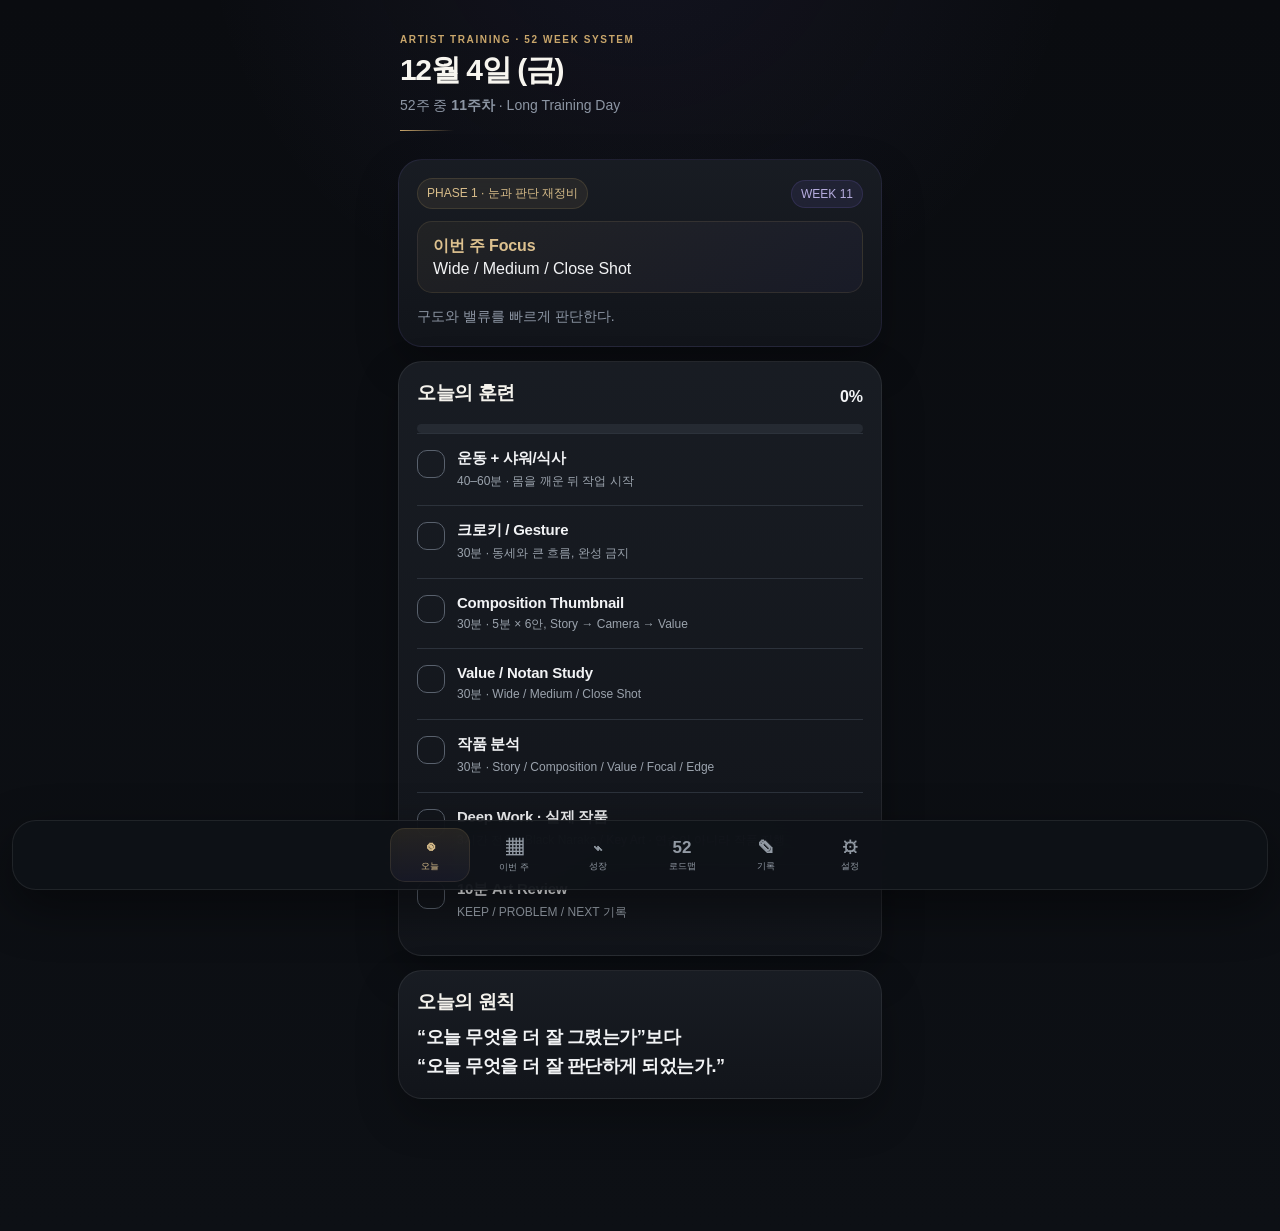
<file: index.html>
<!doctype html>
<html lang="ko">
<head>
<meta charset="utf-8" />
<meta name="viewport" content="width=device-width,initial-scale=1,viewport-fit=cover,user-scalable=no" />
<meta name="theme-color" content="#0d0f12" />
<meta name="apple-mobile-web-app-capable" content="yes" />
<meta name="apple-mobile-web-app-status-bar-style" content="black-translucent" />
<meta name="apple-mobile-web-app-title" content="아티스트 훈련" />
<link rel="apple-touch-icon" sizes="180x180" href="./apple-touch-icon.png?v=20260909-tight-final" />
<link rel="manifest" href="./manifest.webmanifest?v=20260908-final" />
<title>Artist Training · 52주 프로 아티스트 훈련</title>
<style>
:root{--bg:#0d0f12;--card:#171a1f;--card2:#20242b;--text:#f2f3f5;--muted:#9ba3ad;--accent:#d4a64a;--accent2:#7eb0ff;--ok:#70c58f;--danger:#e38181;--line:#2c323b}
*{box-sizing:border-box}body{margin:0;background:var(--bg);color:var(--text);font-family:-apple-system,BlinkMacSystemFont,"Apple SD Gothic Neo","Noto Sans KR",sans-serif;-webkit-tap-highlight-color:transparent}button,input,select{font:inherit}.app{max-width:760px;margin:0 auto;padding:calc(18px + env(safe-area-inset-top)) 16px calc(96px + env(safe-area-inset-bottom))}
.hero{padding:10px 2px 16px}.eyebrow{font-size:12px;color:var(--accent);font-weight:700;letter-spacing:.08em}.hero h1{font-size:28px;line-height:1.16;margin:7px 0 8px}.muted{color:var(--muted);font-size:14px;line-height:1.6}.row{display:flex;gap:10px;align-items:center}.between{justify-content:space-between}.card{background:var(--card);border:1px solid var(--line);border-radius:18px;padding:16px;margin:12px 0;box-shadow:0 8px 28px rgba(0,0,0,.15)}.card h2{font-size:18px;margin:0 0 8px}.card h3{font-size:15px;margin:0}.pill{display:inline-flex;align-items:center;padding:6px 9px;border-radius:999px;background:var(--card2);font-size:12px;color:#d9dee5}.pill.accent{background:rgba(212,166,74,.16);color:#f0cb79}.pill.blue{background:rgba(126,176,255,.15);color:#a9cbff}.progress{height:9px;background:#2a2f36;border-radius:99px;overflow:hidden;margin-top:10px}.progress>i{display:block;height:100%;background:linear-gradient(90deg,var(--accent),#f0cc83);width:0;border-radius:99px}.stats{display:grid;grid-template-columns:repeat(3,1fr);gap:8px;margin-top:12px}.stat{background:var(--card2);border-radius:14px;padding:12px}.stat b{display:block;font-size:18px}.stat span{font-size:11px;color:var(--muted)}
.task{display:flex;gap:12px;align-items:flex-start;padding:13px 0;border-top:1px solid var(--line)}.task:first-of-type{border-top:0}.check{width:26px;height:26px;border-radius:8px;border:1.5px solid #59616d;background:transparent;display:grid;place-items:center;color:#0d0f12;flex:0 0 auto;margin-top:1px}.task.done .check{background:var(--ok);border-color:var(--ok)}.task.done .check:after{content:"✓";font-weight:900}.task.done .task-title{text-decoration:line-through;color:#79818b}.task-title{font-weight:700;font-size:15px}.task-meta{font-size:12px;color:var(--muted);margin-top:4px;line-height:1.5}.section-note{font-size:12px;color:var(--muted);margin-top:6px}.focus{border-left:3px solid var(--accent);padding-left:12px;margin:12px 0}.focus b{display:block;margin-bottom:3px}.tabs{display:flex;position:fixed;bottom:0;left:0;right:0;z-index:10;background:rgba(13,15,18,.94);backdrop-filter:blur(18px);border-top:1px solid var(--line);padding:8px max(8px,env(safe-area-inset-right)) calc(8px + env(safe-area-inset-bottom)) max(8px,env(safe-area-inset-left));justify-content:center}.tabbar{width:min(760px,100%);display:grid;grid-template-columns:repeat(5,1fr);gap:4px}.tab{border:0;background:transparent;color:#929aa4;border-radius:12px;padding:8px 3px;font-size:10px}.tab b{display:block;font-size:17px;margin-bottom:2px}.tab.active{color:var(--accent);background:rgba(212,166,74,.08)}.view{display:none}.view.active{display:block}.week-grid{display:grid;grid-template-columns:repeat(4,1fr);gap:8px}.week-btn{border:1px solid var(--line);background:var(--card2);color:var(--text);padding:12px 5px;border-radius:12px;font-size:12px}.week-btn.current{border-color:var(--accent);color:#f0cb79}.week-btn.done{box-shadow:inset 0 -3px 0 var(--ok)}.phase{margin:14px 0 6px;padding:13px;border-radius:14px;background:var(--card2)}.phase b{font-size:14px}.phase p{margin:5px 0 0;font-size:12px;color:var(--muted);line-height:1.5}.dayline{padding:12px 0;border-top:1px solid var(--line)}.dayline:first-child{border-top:0}.dayline strong{font-size:14px}.dayline small{display:block;color:var(--muted);margin-top:3px}.review textarea{width:100%;min-height:82px;background:#101216;color:var(--text);border:1px solid var(--line);border-radius:12px;padding:11px;resize:vertical;margin:5px 0 10px}.settings label{display:block;font-size:13px;color:var(--muted);margin:13px 0 6px}.settings input,.settings select{width:100%;background:#111419;color:var(--text);border:1px solid var(--line);border-radius:12px;padding:12px}.btn{border:0;border-radius:12px;padding:11px 13px;background:var(--accent);color:#16130d;font-weight:800}.btn.ghost{background:var(--card2);color:var(--text);border:1px solid var(--line)}.quote{font-size:17px;line-height:1.55;font-weight:700}.tiny{font-size:11px;color:var(--muted)}
@media(max-width:390px){.hero h1{font-size:25px}.stats{grid-template-columns:1fr 1fr 1fr}.stat{padding:10px 8px}.week-grid{grid-template-columns:repeat(4,1fr)}}
.settings{min-width:0;overflow:hidden}
.settings input,.settings select{display:block;width:100%;max-width:100%;min-width:0;box-sizing:border-box}
.settings input[type="date"]{display:block;width:100%;inline-size:100%;max-width:100%;max-inline-size:100%;min-width:0;min-inline-size:0;box-sizing:border-box;overflow:hidden;-webkit-appearance:none;appearance:none;font-size:16px;padding-right:12px}
.settings input[type="date"]::-webkit-date-and-time-value{min-width:0;text-align:left}
.settings input[type="date"]::-webkit-calendar-picker-indicator{margin-left:auto}
</style>
<link rel="stylesheet" href="./progress-addon.css?v=20260908-final" />
</head>
<body>
<div class="app">
<section id="today" class="view active"></section>
<section id="week" class="view"></section>
<section id="roadmap" class="view"></section>
<section id="review" class="view"></section>
<section id="settings" class="view"></section>
</div>
<nav class="tabs"><div class="tabbar">
<button class="tab active" data-view="today"><b>◉</b>오늘</button>
<button class="tab" data-view="week"><b>▦</b>이번 주</button>
<button class="tab" data-view="roadmap"><b>52</b>로드맵</button>
<button class="tab" data-view="review"><b>✎</b>기록</button>
<button class="tab" data-view="settings"><b>⚙</b>설정</button>
</div></nav>
<script>
const STORAGE='proArtist52_v2';
const defaults={startDate:'2026-09-23', longFridayOnOdd:true, checks:{}, notes:{}, targetName:'Black Naraka / Key Art'};
let data=Object.assign({},defaults,JSON.parse(localStorage.getItem(STORAGE)||'{}'));
function save(){localStorage.setItem(STORAGE,JSON.stringify(data))}
const START_RESET_KEY='art-training-start-reset-20260923';
if(localStorage.getItem(START_RESET_KEY)!=='done'){data.startDate='2026-09-23';save();localStorage.setItem(START_RESET_KEY,'done')}
const phases=[
 {from:1,to:13,title:'PHASE 1 · 눈과 판단 재정비',desc:'Composition · Value · Edge · Light. 잘 그리는 것보다 큰 덩어리와 시선 설계.',goal:'구도와 밸류를 빠르게 판단한다.'},
 {from:14,to:26,title:'PHASE 2 · 장면 설계',desc:'Story · Camera · Staging · Environment · Character interaction.',goal:'한 장 안에서 이야기와 카메라를 설계한다.'},
 {from:27,to:39,title:'PHASE 3 · 프로덕션 렌더',desc:'Lighting · Color · Material · Painterly Rendering · Detail hierarchy.',goal:'디자인을 유지하며 완성도를 올린다.'},
 {from:40,to:52,title:'PHASE 4 · Key Art / Portfolio 통합',desc:'썸네일 → 밸류 → 컬러 → 렌더 → 피드백 → 완성작. 포트폴리오 3–5장 목표.',goal:'세계적 수준을 겨냥한 완성작으로 통합한다.'}
];
const weeklyFocus=[
'3 Value Notan · 큰 명암 3단계','Focal Point · 대비 집중','실루엣 가독성','Hard / Soft Edge','Light 방향과 Form Shadow','Foreground / Midground / Background','Scale과 깊이','삼각형·S·대각 구도','Negative Space','카메라 높이 변화','Wide / Medium / Close Shot','Master Study 종합','PHASE 1 테스트 · 동일 주제 12 썸네일',
'Story Moment 선택','캐릭터 관계와 거리','Staging · 시선 방향','Low Angle / High Angle','Foreground Framing','환경으로 서사 전달','동작과 정지의 대비','빛으로 이야기 강조','인물+환경 비율','전경 오브젝트 연출','Atmospheric Perspective','시퀀스 3컷 설계','Boss Arena / Encounter · PHASE 2 테스트',
'Warm / Cool 구조','Local Color vs Light Color','Material 구분','Skin / Cloth / Metal','Fog / Smoke / Dust','Night Lighting','3-point Lighting 응용','디테일 위계','Brush Economy','Painterly Edge','Color Script 5안','Master Painting Study','PHASE 3 렌더 테스트',
'Key Art 01 썸네일','Key Art 01 밸류','Key Art 01 컬러·라이팅','Key Art 01 완성·리뷰','Key Art 02 썸네일','Key Art 02 밸류','Key Art 02 컬러·라이팅','Key Art 02 완성·리뷰','Key Art 03 썸네일','Key Art 03 밸류','Key Art 03 컬러·라이팅','Key Art 03 완성·리뷰','포트폴리오 선별·재수정'
];
const dayNames=['일','월','화','수','목','금','토'];
function parseDate(s){const [y,m,d]=s.split('-').map(Number);return new Date(y,m-1,d,12)}
function currentWeek(date=new Date()){const start=parseDate(data.startDate);const diff=Math.floor((new Date(date.getFullYear(),date.getMonth(),date.getDate(),12)-start)/86400000);return Math.max(1,Math.min(52,Math.floor(diff/7)+1))}
function phaseFor(w){return phases.find(p=>w>=p.from&&w<=p.to)||phases[3]}
function isLongFriday(w){return data.longFridayOnOdd ? w%2===1 : w%2===0}
function dayType(day,w){if(day===0)return 'rest';if(day===1||day===3)return 'long';if(day===2||day===4)return 'short';if(day===5)return isLongFriday(w)?'long':'short';if(day===6)return 'portfolio'}
function taskSet(type,w){const focus=weeklyFocus[w-1];const base={
 long:[['운동 + 샤워/식사','40–60분 · 몸을 깨운 뒤 작업 시작'],['크로키 / Gesture','30분 · 동세와 큰 흐름, 완성 금지'],['Composition Thumbnail','30분 · 5분 × 6안, Story → Camera → Value'],[w<=13?'Value / Notan Study':'주차 핵심 Skill Study','30분 · '+focus],['작품 분석','30분 · Story / Composition / Value / Focal / Edge'],['Deep Work · 실제 작품','3시간 전후 · '+data.targetName+' · 연습이 아니라 작품 진행'],['10분 Art Review','KEEP / PROBLEM / NEXT 기록']],
 short:[['운동 + 샤워/식사','40–60분'],['크로키 / Gesture','20–30분'],['Composition Thumbnail','30분 · 5분 × 6안'],['Master Study / Skill Study','45–60분 · '+focus],['짧은 이론 / 리뷰','15–20분 · 오늘 한 가지 판단 기준만 정리']],
 portfolio:[['운동 + 샤워/식사','40–60분 · 몸을 깨운 뒤 작업 시작'],['Portfolio Deep Work','3시간 · '+data.targetName+' · 크로키/강의 없이 작품만'],['주간 Art Review','20–30분 · KEEP / PROBLEM / NEXT'],['다음 주 한 가지 목표 설정','10분 · 욕심내지 말고 가장 큰 약점 1개']],
 rest:[['완전 휴식','그림 공부를 하지 않아도 된다. 운동·산책·영화·게임·가족 시간.']]
 };return base[type]}
function checkKey(date,idx){return date.toISOString().slice(0,10)+'_'+idx}
function completionForDate(date){const w=currentWeek(date),tasks=taskSet(dayType(date.getDay(),w),w);let n=0;tasks.forEach((_,i)=>{if(data.checks[checkKey(date,i)])n++});return {n,total:tasks.length,pct:Math.round(n/tasks.length*100)}}
function weekDates(w){const s=parseDate(data.startDate);return Array.from({length:7},(_,i)=>new Date(s.getTime()+((w-1)*7+i)*86400000))}
function weekCompletion(w){let done=0,total=0;weekDates(w).forEach(d=>{const c=completionForDate(d);done+=c.n;total+=c.total});return Math.round(done/total*100)}
function overallCompletion(){let done=0,total=0;for(let w=1;w<=52;w++)weekDates(w).forEach(d=>{const c=completionForDate(d);done+=c.n;total+=c.total});return Math.round(done/total*100)}
function fmt(d){return `${d.getMonth()+1}월 ${d.getDate()}일 (${dayNames[d.getDay()]})`}
function renderToday(){const el=document.querySelector('#today'),now=new Date(),w=currentWeek(now),phase=phaseFor(w),type=dayType(now.getDay(),w),tasks=taskSet(type,w),comp=completionForDate(now);const typeName={long:'Long Training Day',short:'Short Skill Day',portfolio:'Portfolio Day',rest:'Rest Day'}[type];el.innerHTML=`<div class="hero"><div class="eyebrow">ARTIST TRAINING · 52 WEEK SYSTEM</div><h1>${fmt(now)}</h1><div class="muted">52주 중 <b>${w}주차</b> · ${typeName}</div></div><div class="card"><div class="row between"><span class="pill accent">${phase.title}</span><span class="pill blue">WEEK ${w}</span></div><div class="focus"><b>이번 주 Focus</b><span>${weeklyFocus[w-1]}</span></div><div class="muted">${phase.goal}</div></div><div class="card"><div class="row between"><h2>오늘의 훈련</h2><b>${comp.pct}%</b></div><div class="progress"><i style="width:${comp.pct}%"></i></div>${tasks.map((t,i)=>`<div class="task ${data.checks[checkKey(now,i)]?'done':''}" data-i="${i}"><button class="check" aria-label="완료 체크"></button><div><div class="task-title">${t[0]}</div><div class="task-meta">${t[1]}</div></div></div>`).join('')}</div><div class="card"><h2>오늘의 원칙</h2><div class="quote">“오늘 무엇을 더 잘 그렸는가”보다<br>“오늘 무엇을 더 잘 판단하게 되었는가.”</div></div>`;el.querySelectorAll('.task').forEach(x=>x.onclick=()=>{const k=checkKey(now,+x.dataset.i);data.checks[k]=!data.checks[k];save();renderAll()})}
function renderWeek(){const el=document.querySelector('#week'),w=currentWeek(),dates=weekDates(w);el.innerHTML=`<div class="hero"><div class="eyebrow">WEEKLY PLAN</div><h1>${w}주차 · ${weeklyFocus[w-1]}</h1><div class="muted">금요일은 ${isLongFriday(w)?'Long Training':'Short Skill'} 주간</div></div><div class="card"><div class="row between"><h2>이번 주 진행률</h2><b>${weekCompletion(w)}%</b></div><div class="progress"><i style="width:${weekCompletion(w)}%"></i></div>${dates.map(d=>{const t=dayType(d.getDay(),w),c=completionForDate(d);return `<div class="dayline"><div class="row between"><strong>${fmt(d)}</strong><span class="pill">${c.pct}%</span></div><small>${{long:'Long · 훈련 + Deep Work',short:'Short · Skill 중심',portfolio:'Portfolio · 작품만',rest:'Rest · 완전 휴식'}[t]}</small></div>`}).join('')}</div><div class="card"><h2>주차 과제</h2><div class="focus"><b>${weeklyFocus[w-1]}</b><span class="muted">${phaseFor(w).desc}</span></div></div>`}
function renderRoadmap(){const el=document.querySelector('#roadmap'),w=currentWeek();el.innerHTML=`<div class="hero"><div class="eyebrow">52 WEEK ROADMAP</div><h1>1년 성장 지도</h1><div class="muted">현재 ${w}주차 · 전체 체크 진행 ${overallCompletion()}%</div></div>${phases.map(p=>`<div class="phase"><b>${p.title}</b><p>${p.from}–${p.to}주 · ${p.desc}</p></div>`).join('')}<div class="card"><div class="week-grid">${Array.from({length:52},(_,i)=>i+1).map(n=>`<button class="week-btn ${n===w?'current':''} ${weekCompletion(n)>=80?'done':''}" data-w="${n}">${n}주<br><span class="tiny">${weekCompletion(n)}%</span></button>`).join('')}</div></div><div id="weekDetail"></div>`;el.querySelectorAll('.week-btn').forEach(b=>b.onclick=()=>renderWeekDetail(+b.dataset.w));renderWeekDetail(w)}
function renderWeekDetail(w){const p=phaseFor(w);document.querySelector('#weekDetail').innerHTML=`<div class="card"><div class="row between"><h2>${w}주차 상세</h2><span class="pill accent">${weeklyFocus[w-1]}</span></div><div class="muted">${p.goal}</div><div class="focus"><b>월·수${isLongFriday(w)?'·금':''}</b><span>크로키 → 구도 → Skill → 분석 → 실제 작품 Deep Work</span></div><div class="focus"><b>화·목${!isLongFriday(w)?'·금':''}</b><span>짧은 Skill Day. 크로키 → 구도 → Master/Skill Study → 리뷰</span></div><div class="focus"><b>토</b><span>Portfolio Deep Work 3시간 + 주간 리뷰</span></div><div class="focus"><b>일</b><span>완전 휴식</span></div></div>`}
function renderReview(){const el=document.querySelector('#review'),w=currentWeek();const n=data.notes[w]||{keep:'',problem:'',next:''};el.innerHTML=`<div class="hero"><div class="eyebrow">ART REVIEW</div><h1>${w}주차 기록</h1><div class="muted">반복되는 약점을 발견하는 것이 목적이다.</div></div><div class="card review"><h2>KEEP</h2><div class="muted">이번 주 계속 유지할 좋은 판단</div><textarea id="keep">${n.keep||''}</textarea><h2>PROBLEM</h2><div class="muted">가장 큰 문제 하나</div><textarea id="problem">${n.problem||''}</textarea><h2>NEXT</h2><div class="muted">다음 주 가장 먼저 고칠 것 하나</div><textarea id="next">${n.next||''}</textarea><button class="btn" id="saveReview">기록 저장</button></div>`;el.querySelector('#saveReview').onclick=()=>{data.notes[w]={keep:el.querySelector('#keep').value,problem:el.querySelector('#problem').value,next:el.querySelector('#next').value};save();alert('저장했어.')}}
function isArtTrainingKey(key){return key===STORAGE||key.startsWith('proArtist52_')||key.startsWith('art-training')||key.startsWith('artist-training')}
function backupFileName(){const d=new Date(),p=n=>String(n).padStart(2,'0');return `art-training-backup-${d.getFullYear()}-${p(d.getMonth()+1)}-${p(d.getDate())}.json`}
async function saveBackup(){
 const keys={};
 for(let i=0;i<localStorage.length;i++){const k=localStorage.key(i);if(k&&isArtTrainingKey(k))keys[k]=localStorage.getItem(k)}
 if(!(STORAGE in keys))keys[STORAGE]=localStorage.getItem(STORAGE)||JSON.stringify(data);
 const payload={app:'art-training',version:1,createdAt:new Date().toISOString(),keys};
 const blob=new Blob([JSON.stringify(payload,null,2)],{type:'application/json'});
 const file=new File([blob],backupFileName(),{type:'application/json'});
 try{
  if(navigator.share&&navigator.canShare&&navigator.canShare({files:[file]})){await navigator.share({files:[file],title:'Artist Training 기록 백업'});return}
 }catch(err){if(err&&err.name==='AbortError')return}
 const a=document.createElement('a');const url=URL.createObjectURL(blob);a.href=url;a.download=file.name;document.body.appendChild(a);a.click();a.remove();setTimeout(()=>URL.revokeObjectURL(url),1500);
}
async function restoreBackupFile(file){
 if(!file)return;
 let payload;
 try{payload=JSON.parse(await file.text())}catch(e){alert('올바른 JSON 백업 파일이 아니야.');return}
 if(!payload||payload.app!=='art-training'){alert('이 파일은 Artist Training 앱의 백업 파일이 아니야.');return}
 if(payload.version!==1||!payload.keys||typeof payload.keys!=='object'){alert('지원하지 않는 백업 형식이야.');return}
 const validEntries=Object.entries(payload.keys).filter(([k,v])=>isArtTrainingKey(k)&&typeof v==='string');
 if(!validEntries.some(([k])=>k===STORAGE)){alert('현재 Artist Training 기록이 포함되지 않은 백업 파일이야.');return}
 const when=payload.createdAt?new Date(payload.createdAt).toLocaleString():'날짜 정보 없음';
 if(!confirm(`백업 기록을 불러올까?\n\n백업 생성: ${when}\n현재 같은 항목의 기록은 백업 내용으로 덮어써져.`))return;
 try{
  validEntries.forEach(([k,v])=>localStorage.setItem(k,v));
  alert('백업 기록을 복원했어. 앱을 다시 불러올게.');
  location.reload();
 }catch(e){alert('복원 중 오류가 발생했어. 저장 공간을 확인해줘.')}
}
function renderSettings(){const el=document.querySelector('#settings');el.innerHTML=`<div class="hero"><div class="eyebrow">SETTINGS</div><h1>훈련 설정</h1><div class="muted">시작일과 금요일 교대 패턴을 바꿀 수 있다.</div></div><div class="card settings"><label>52주 시작일</label><input id="startDate" type="date" value="${data.startDate}"><label>1주차 금요일</label><select id="friday"><option value="odd" ${data.longFridayOnOdd?'selected':''}>Long Training Day</option><option value="even" ${!data.longFridayOnOdd?'selected':''}>Short Skill Day</option></select><label>실제 작품 / 프로젝트 이름</label><input id="target" value="${data.targetName}"><div style="height:14px"></div><button class="btn" id="saveSet">설정 저장</button></div><div class="card"><h2>기록 백업 및 복원</h2><div class="muted">학습 기록을 JSON 파일로 저장해 두면 앱을 다시 설치하거나 수정한 뒤에도 복원할 수 있다. iPhone에서는 백업 저장 후 공유 화면에서 Google Drive 또는 파일 앱을 선택할 수 있다.</div><div style="height:14px"></div><button class="btn" id="backupSave">백업 저장</button> <button class="btn ghost" id="backupLoad">백업 불러오기</button><input id="backupFile" type="file" accept=".json,application/json" style="display:none"></div><div class="card"><h2>근무 기준</h2><div class="muted">월·수 17:00–23:00 → Long Day<br>화·목 13:00–21:00 → Short Day<br>금요일 → 격주 자동 전환<br>토 → Portfolio Day<br>일 → Rest Day</div></div><div class="card"><h2>주의</h2><div class="muted">밤 11시 이후 추가 그림 공부를 넣지 않는다. 운동과 회복을 줄여 작업시간을 억지로 늘리지 않는다.</div></div>`;
 el.querySelector('#saveSet').onclick=()=>{data.startDate=el.querySelector('#startDate').value;data.longFridayOnOdd=el.querySelector('#friday').value==='odd';data.targetName=el.querySelector('#target').value.trim()||defaults.targetName;save();renderAll();alert('설정을 저장했어.')};
 el.querySelector('#backupSave').onclick=()=>saveBackup();
 const input=el.querySelector('#backupFile');
 el.querySelector('#backupLoad').onclick=()=>{input.value='';input.click()};
 input.onchange=()=>restoreBackupFile(input.files&&input.files[0]);
}
function renderAll(){renderToday();renderWeek();renderRoadmap();renderReview();renderSettings()}
document.querySelectorAll('.tab').forEach(t=>t.onclick=()=>{document.querySelectorAll('.tab').forEach(x=>x.classList.remove('active'));document.querySelectorAll('.view').forEach(x=>x.classList.remove('active'));t.classList.add('active');document.querySelector('#'+t.dataset.view).classList.add('active');window.scrollTo(0,0)});
if('serviceWorker' in navigator)window.addEventListener('load',()=>navigator.serviceWorker.register('./sw.js').catch(()=>{}));
renderAll();
</script>
<script src="./progress-addon.js?v=20260908-final"></script>
</body></html>
</file>
<file: progress-addon.css>
:root{--pg-violet:#8170dc;--pg-violet2:#6659b9;--pg-blue:#7f9bbd;--pg-pink:#b990b3;--pg-green:#7ea38b;--pg-gold:#c9a66b;--pg-gold-soft:#8b744f;--pg-bg:#0a0c10;--pg-card:#14171d;--pg-card2:#1b1f26;--pg-line:rgba(255,255,255,.075);--pg-muted:#8d96a4;--pg-text:#f5f4f0}
html,body{background:radial-gradient(circle at 50% -8%,rgba(129,112,220,.08),transparent 30%),linear-gradient(180deg,#0a0c10 0%,#0d1015 100%)!important}.app{max-width:520px!important;padding-left:18px!important;padding-right:18px!important;padding-bottom:calc(118px + env(safe-area-inset-bottom))!important}.hero{padding:16px 2px 14px!important;position:relative}.hero:after{content:"";display:block;width:54px;height:1px;margin-top:14px;background:linear-gradient(90deg,var(--pg-gold),transparent)}.eyebrow{font-size:10px!important;letter-spacing:.16em!important;color:var(--pg-gold)!important;font-weight:700!important}.hero h1{font-size:30px!important;letter-spacing:-.045em!important;margin:8px 0 6px!important;color:#f7f5ef!important}.muted{color:var(--pg-muted)!important}.card{background:linear-gradient(180deg,rgba(25,29,36,.97),rgba(18,21,27,.97))!important;border:1px solid var(--pg-line)!important;border-radius:24px!important;padding:18px!important;box-shadow:0 18px 42px rgba(0,0,0,.26)!important;margin:14px 0!important}.card h2{font-size:19px!important;letter-spacing:-.02em!important;color:#f4f2ec!important}.pill{border:1px solid rgba(255,255,255,.05)!important;backdrop-filter:blur(8px)}.pill.accent{background:rgba(201,166,107,.09)!important;color:#d8bd8a!important;border-color:rgba(201,166,107,.16)!important}.pill.blue{background:rgba(129,112,220,.10)!important;color:#b7addf!important;border-color:rgba(129,112,220,.16)!important}.progress{height:9px!important;background:#252a32!important}.progress>i{background:linear-gradient(90deg,var(--pg-gold),var(--pg-violet))!important}.task{padding:15px 0!important}.check{width:28px!important;height:28px!important;border-radius:10px!important}.task.done .check{background:var(--pg-gold)!important;border-color:var(--pg-gold)!important}.task-title{font-size:15px!important;letter-spacing:-.015em}.task-meta{font-size:12px!important;line-height:1.55!important}.focus{border-left:0!important;padding:14px 15px!important;border-radius:15px!important;background:linear-gradient(135deg,rgba(201,166,107,.065),rgba(129,112,220,.055))!important;border:1px solid rgba(201,166,107,.13)!important}.focus b{color:#ddc18f!important;letter-spacing:-.01em}.phase{border-radius:18px!important;background:var(--pg-card2)!important;border:1px solid var(--pg-line)!important}.phase b{color:#d7bd8e!important}.week-btn{border-radius:14px!important;padding:13px 5px!important;background:#1a1e25!important}.week-btn.current{background:linear-gradient(180deg,rgba(201,166,107,.12),rgba(129,112,220,.08))!important;border-color:rgba(201,166,107,.45)!important;color:#e2c796!important}.btn{border-radius:14px!important;background:linear-gradient(135deg,#b7935a,#8d7449)!important;color:#111!important;box-shadow:0 8px 20px rgba(201,166,107,.15)}.btn.ghost{background:#1d222b!important;color:#eee!important;box-shadow:none!important}.settings input,.settings select,.review textarea{border-radius:14px!important;background:#10141a!important;border-color:var(--pg-line)!important}.quote{font-size:18px!important;line-height:1.6!important;letter-spacing:-.025em}
.tabs{left:12px!important;right:12px!important;bottom:10px!important;border:1px solid rgba(255,255,255,.08)!important;border-radius:24px!important;background:rgba(15,18,23,.92)!important;backdrop-filter:blur(26px) saturate(135%)!important;box-shadow:0 18px 50px rgba(0,0,0,.44)!important;padding:7px 6px calc(7px + env(safe-area-inset-bottom))!important}.tabbar{grid-template-columns:repeat(6,1fr)!important;max-width:500px}.tab{font-size:9px!important;padding:8px 1px!important;border-radius:15px!important}.tab b{font-size:17px!important}.tab.active{background:linear-gradient(180deg,rgba(201,166,107,.12),rgba(129,112,220,.07))!important;color:#d8bd8a!important;box-shadow:inset 0 0 0 1px rgba(201,166,107,.13)}
.progress-hero{position:relative;overflow:hidden;background:linear-gradient(145deg,#1a1d24 0%,#13161c 68%,#0f1217 100%);border:1px solid rgba(255,255,255,.075);border-radius:26px;padding:20px;margin:6px 0 16px;box-shadow:0 18px 45px rgba(0,0,0,.30)}.progress-hero:before{content:"";position:absolute;width:220px;height:220px;border-radius:50%;right:-100px;top:-130px;background:radial-gradient(circle,rgba(129,112,220,.20),rgba(129,112,220,0) 72%);pointer-events:none}.progress-hero:after{content:"ARTIST TRAINING";position:absolute;right:18px;bottom:10px;font-size:8px;letter-spacing:.22em;color:rgba(201,166,107,.22);font-weight:700}.trend{display:flex;align-items:flex-end;gap:12px;position:relative;z-index:1}.trend-big{font-size:40px;font-weight:900;letter-spacing:-.055em;background:linear-gradient(135deg,#d9bc86 0%,#9f8bd9 100%);-webkit-background-clip:text;background-clip:text;color:transparent}.trend-copy{font-size:12px;color:#9da5b2;line-height:1.5}.spark{margin-left:auto;width:128px;height:58px;filter:drop-shadow(0 6px 14px rgba(129,112,220,.18))}.metric-grid{display:grid;grid-template-columns:repeat(3,1fr);gap:9px;margin-top:16px;position:relative;z-index:1}.metric{background:rgba(255,255,255,.035);border:1px solid rgba(255,255,255,.05);border-radius:17px;padding:13px 11px}.metric b{display:block;font-size:21px;letter-spacing:-.03em;color:#f4f1e9}.metric span{font-size:10px;color:#8993a3}
.pg-chart{height:230px;margin-top:10px;position:relative;border-radius:18px;background:linear-gradient(to bottom,transparent 24%,rgba(255,255,255,.04) 25%,transparent 26%,transparent 49%,rgba(255,255,255,.04) 50%,transparent 51%,transparent 74%,rgba(255,255,255,.04) 75%,transparent 76%)}.pg-bars{position:absolute;inset:14px 6px 24px;display:grid;grid-template-columns:repeat(7,1fr);gap:10px;align-items:end}.pg-col{height:100%;display:flex;flex-direction:column;align-items:center;justify-content:flex-end;gap:8px}.pg-track{height:164px;width:100%;max-width:30px;display:flex;align-items:flex-end;border-radius:11px;background:#242932;overflow:hidden;box-shadow:inset 0 0 0 1px rgba(255,255,255,.022)}.pg-fill{width:100%;min-height:3px;background:linear-gradient(180deg,#c9a66b 0%,#8d79c8 62%,#6f61b0 100%);border-radius:11px 11px 6px 6px;box-shadow:0 0 16px rgba(129,112,220,.18)}.pg-label{font-size:11px;color:#929aaa}.pg-value{font-size:9px;color:#d4d5da;min-height:12px}
.pg-rings{display:grid;grid-template-columns:repeat(2,1fr);gap:11px}.pg-ring-item{background:linear-gradient(145deg,#1e232b,#191d24);border:1px solid rgba(255,255,255,.05);border-radius:18px;padding:14px;display:flex;align-items:center;gap:12px}.pg-ring-item:nth-child(4){background:linear-gradient(145deg,rgba(201,166,107,.10),rgba(27,31,38,.98));border-color:rgba(201,166,107,.26);box-shadow:inset 0 0 24px rgba(201,166,107,.035)}.pg-ring-item:nth-child(4) .pg-ring-copy strong{color:#e2c690}.pg-ring-item:nth-child(4) .pg-ring{--ring:var(--pg-gold)!important}.pg-ring{--p:0;--ring:var(--pg-violet);width:62px;height:62px;border-radius:50%;background:conic-gradient(var(--ring) calc(var(--p)*1%),#313741 0);display:grid;place-items:center;position:relative;flex:0 0 auto;box-shadow:0 8px 20px rgba(0,0,0,.18)}.pg-ring:before{content:"";position:absolute;width:46px;height:46px;border-radius:50%;background:#1d2229;box-shadow:inset 0 0 0 1px rgba(255,255,255,.035)}.pg-ring b{position:relative;font-size:12px}.pg-ring-copy strong{display:block;font-size:13px;letter-spacing:-.01em}.pg-ring-copy span{font-size:10px;color:#8f98a8}.pg-note{padding:13px 14px;border-radius:16px;background:linear-gradient(135deg,rgba(201,166,107,.07),rgba(129,112,220,.05));border:1px solid rgba(201,166,107,.14);font-size:12px;color:#cfc6b5;line-height:1.6}
#today .card:nth-of-type(1){position:relative;overflow:hidden;border-color:rgba(201,166,107,.16)!important}#today .card:nth-of-type(1):after{content:"WEEK · PHASE · FOCUS";position:absolute;right:15px;top:12px;font-size:7px;letter-spacing:.18em;color:rgba(201,166,107,.28)}#today .card:nth-of-type(2){border-color:rgba(129,112,220,.12)!important}
@media(max-width:390px){.app{padding-left:14px!important;padding-right:14px!important}.hero h1{font-size:27px!important}.card{padding:16px!important;border-radius:21px!important}.metric{padding:11px 8px}.metric b{font-size:18px}.pg-ring-item{padding:10px;gap:8px}.pg-ring{width:54px;height:54px}.pg-ring:before{width:40px;height:40px}.tab{font-size:8px!important}.tabs{left:8px!important;right:8px!important}.pg-bars{gap:7px}.pg-track{max-width:26px}.trend-big{font-size:36px}.spark{width:110px}.week-grid{grid-template-columns:repeat(4,1fr)!important}}
</file>
